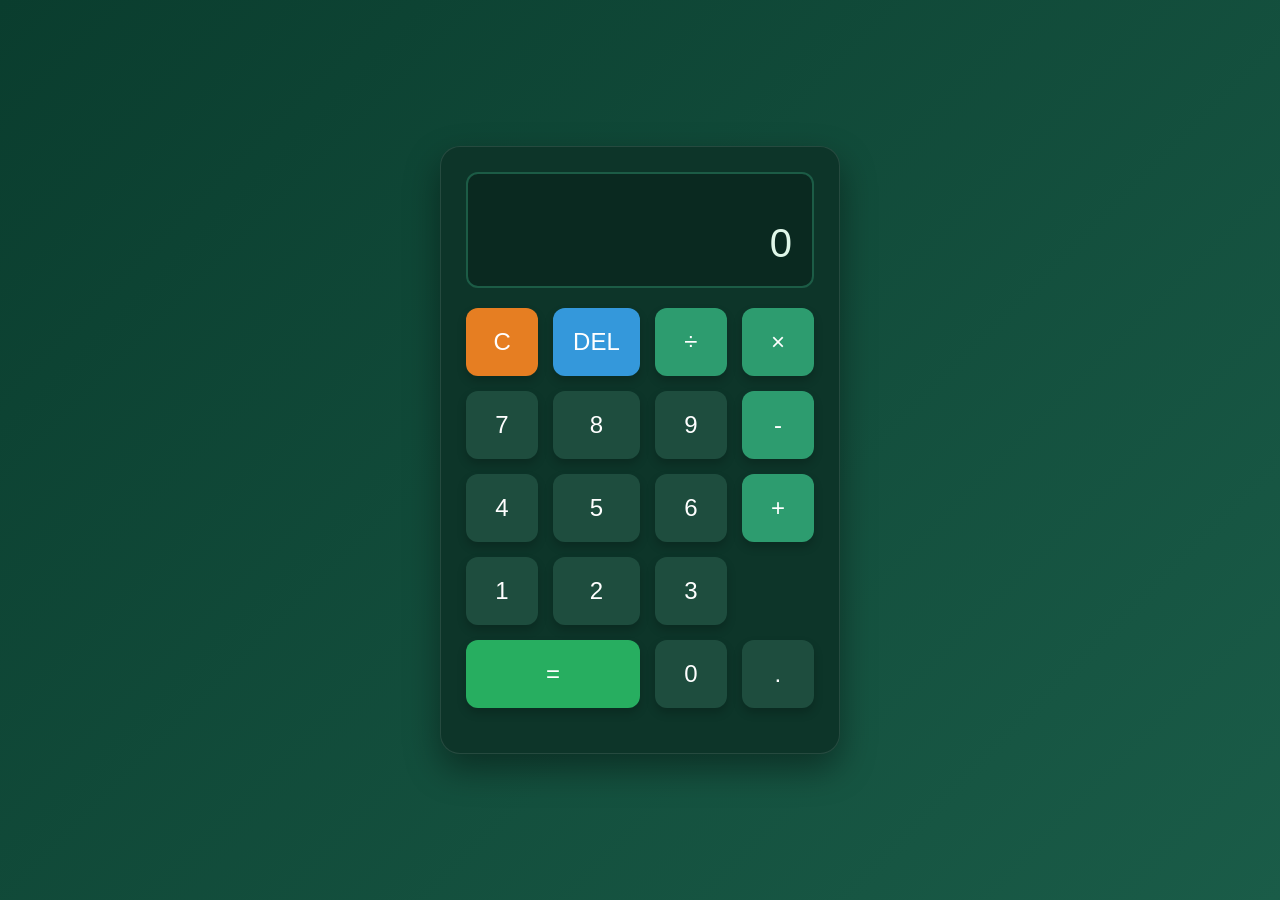
<file: TASK 3(CAL).html>
<!DOCTYPE html>
<html lang="en">
<head>
    <meta charset="UTF-8">
    <meta name="viewport" content="width=device-width, initial-scale=1.0">
    <title>Green Calculator</title>
    <style>
        * {
            margin: 0;
            padding: 0;
            box-sizing: border-box;
            font-family: 'Segoe UI', Arial, sans-serif;
        }
        
        body {
            display: flex;
            justify-content: center;
            align-items: center;
            min-height: 100vh;
            background: linear-gradient(135deg, #0a3d2e 0%, #1a5c48 100%);
            padding: 20px;
        }
        
        .calculator {
            background-color: #0d3529;
            border-radius: 20px;
            padding: 25px;
            box-shadow: 0 15px 35px rgba(0, 0, 0, 0.4);
            border: 1px solid rgba(255, 255, 255, 0.1);
            width: 100%;
            max-width: 400px;
        }
        
        .display {
            background-color: #0a2920;
            color: #c8f7c5;
            font-size: 2.5rem;
            padding: 20px;
            text-align: right;
            border-radius: 12px;
            margin-bottom: 20px;
            min-height: 100px;
            display: flex;
            flex-direction: column;
            justify-content: space-between;
            overflow: hidden;
            word-wrap: break-word;
            word-break: break-all;
            border: 2px solid #1c5c46;
        }
        
        .previous-operand {
            font-size: 1.2rem;
            color: #8bcba4;
            min-height: 27px;
        }
        
        .current-operand {
            font-size: 2.5rem;
            color: #e0f7e9;
        }
        
        .buttons-grid {
            display: grid;
            grid-template-columns: repeat(4, 1fr);
            gap: 15px;
        }
        
        button {
            border: none;
            padding: 20px;
            font-size: 1.5rem;
            border-radius: 12px;
            cursor: pointer;
            transition: all 0.2s ease;
            color: white;
            font-weight: 500;
            box-shadow: 0 5px 10px rgba(0, 0, 0, 0.2);
        }
        
        button:hover {
            transform: translateY(-3px);
            box-shadow: 0 8px 15px rgba(0, 0, 0, 0.3);
        }
        
        button:active {
            transform: translateY(1px);
            box-shadow: 0 3px 5px rgba(0, 0, 0, 0.2);
        }
        
        .number {
            background-color: #1e4d3e;
        }
        
        .number:hover {
            background-color: #2a6d56;
        }
        
        .operator {
            background-color: #2d9c6f;
        }
        
        .operator:hover {
            background-color: #3ab884;
        }
        
        .equals {
            background-color: #27ae60;
            grid-column: span 2;
        }
        
        .equals:hover {
            background-color: #2ecc71;
        }
        
        .clear {
            background-color: #e67e22;
        }
        
        .clear:hover {
            background-color: #f39c12;
        }
        
        .delete {
            background-color: #3498db;
        }
        
        .delete:hover {
            background-color: #4aa8eb;
        }
        
        .decimal {
            background-color: #1e4d3e;
        }
        
        .decimal:hover {
            background-color: #2a6d56;
        }
        
        .footer {
            margin-top: 20px;
            text-align: center;
            color: rgba(200, 247, 197, 0.7);
            font-size: 0.8rem;
        }
        
        @media (max-width: 450px) {
            .calculator {
                padding: 20px;
            }
            
            button {
                padding: 18px;
                font-size: 1.3rem;
            }
            
            .display {
                font-size: 2rem;
                padding: 15px;
                min-height: 90px;
            }
            
            .current-operand {
                font-size: 2rem;
            }
        }
    </style>
</head>
<body>
    <div class="calculator">
        <div class="display">
            <div class="previous-operand" id="previous-operand"></div>
            <div class="current-operand" id="current-operand">0</div>
        </div>
        
        <div class="buttons-grid">
            <button class="clear operator" data-action="clear">C</button>
            <button class="delete operator" data-action="delete">DEL</button>
            <button class="operator" data-operation="÷">÷</button>
            <button class="operator" data-operation="×">×</button>
            
            <button class="number" data-number="7">7</button>
            <button class="number" data-number="8">8</button>
            <button class="number" data-number="9">9</button>
            <button class="operator" data-operation="-">-</button>
            
            <button class="number" data-number="4">4</button>
            <button class="number" data-number="5">5</button>
            <button class="number" data-number="6">6</button>
            <button class="operator" data-operation="+">+</button>
            
            <button class="number" data-number="1">1</button>
            <button class="number" data-number="2">2</button>
            <button class="number" data-number="3">3</button>
            <button class="equals" data-action="equals">=</button>
            
            <button class="number" data-number="0">0</button>
            <button class="decimal" data-action="decimal">.</button>
        </div>
        
        <div class="footer">
            
        </div>
    </div>

    <script>
        // Calculator state variables
        let currentOperand = '0';
        let previousOperand = '';
        let operation = null;
        let resetCurrentOperand = false;

        // DOM elements
        const currentOperandElement = document.getElementById('current-operand');
        const previousOperandElement = document.getElementById('previous-operand');
        const numberButtons = document.querySelectorAll('[data-number]');
        const operationButtons = document.querySelectorAll('[data-operation]');
        const equalsButton = document.querySelector('[data-action="equals"]');
        const clearButton = document.querySelector('[data-action="clear"]');
        const deleteButton = document.querySelector('[data-action="delete"]');
        const decimalButton = document.querySelector('[data-action="decimal"]');

        // Update the display
        function updateDisplay() {
            currentOperandElement.textContent = currentOperand;
            
            if (operation != null) {
                previousOperandElement.textContent = `${previousOperand} ${operation}`;
            } else {
                previousOperandElement.textContent = previousOperand;
            }
        }

        // Add a number to the current operand
        function addNumber(number) {
            if (currentOperand === '0' || resetCurrentOperand) {
                currentOperand = number;
                resetCurrentOperand = false;
            } else {
                currentOperand += number;
            }
        }

        // Add decimal point
        function addDecimal() {
            if (resetCurrentOperand) {
                currentOperand = '0.';
                resetCurrentOperand = false;
                return;
            }
            
            if (!currentOperand.includes('.')) {
                currentOperand += '.';
            }
        }

        // Handle delete (backspace)
        function deleteLast() {
            if (currentOperand.length === 1) {
                currentOperand = '0';
            } else {
                currentOperand = currentOperand.slice(0, -1);
            }
        }

        // Clear all
        function clearAll() {
            currentOperand = '0';
            previousOperand = '';
            operation = null;
            resetCurrentOperand = false;
        }

        // Choose an operation
        function chooseOperation(op) {
            if (currentOperand === '0' && op !== '-') return;
            
            if (previousOperand !== '' && !resetCurrentOperand) {
                calculate();
            }
            
            operation = op;
            previousOperand = currentOperand;
            resetCurrentOperand = true;
        }

        // Perform calculation
        function calculate() {
            let result;
            const prev = parseFloat(previousOperand);
            const current = parseFloat(currentOperand);
            
            if (isNaN(prev) || isNaN(current)) return;
            
            // Using if-else statements as required
            if (operation === '+') {
                result = prev + current;
            } else if (operation === '-') {
                result = prev - current;
            } else if (operation === '×') {
                result = prev * current;
            } else if (operation === '÷') {
                if (current === 0) {
                    alert("Cannot divide by zero!");
                    clearAll();
                    updateDisplay();
                    return;
                }
                result = prev / current;
            } else {
                return;
            }
            
            // Handle floating point precision issues
            result = Math.round(result * 100000000) / 100000000;
            
            currentOperand = result.toString();
            operation = null;
            previousOperand = '';
            resetCurrentOperand = true;
        }

        // Event listeners for number buttons
        // Using loops as required
        for (let i = 0; i < numberButtons.length; i++) {
            numberButtons[i].addEventListener('click', () => {
                addNumber(numberButtons[i].getAttribute('data-number'));
                updateDisplay();
            });
        }

        // Event listeners for operation buttons
        for (let i = 0; i < operationButtons.length; i++) {
            operationButtons[i].addEventListener('click', () => {
                chooseOperation(operationButtons[i].getAttribute('data-operation'));
                updateDisplay();
            });
        }

        // Event listener for equals button
        equalsButton.addEventListener('click', () => {
            calculate();
            updateDisplay();
        });

        // Event listener for clear button
        clearButton.addEventListener('click', () => {
            clearAll();
            updateDisplay();
        });

        // Event listener for delete button
        deleteButton.addEventListener('click', () => {
            deleteLast();
            updateDisplay();
        });

        // Event listener for decimal button
        decimalButton.addEventListener('click', () => {
            addDecimal();
            updateDisplay();
        });

        // Keyboard support
        document.addEventListener('keydown', (event) => {
            // Using if-else statements to handle keyboard input
            if (event.key >= '0' && event.key <= '9') {
                addNumber(event.key);
            } else if (event.key === '.') {
                addDecimal();
            } else if (event.key === '=' || event.key === 'Enter') {
                event.preventDefault();
                calculate();
            } else if (event.key === 'Backspace') {
                deleteLast();
            } else if (event.key === 'Escape') {
                clearAll();
            } else if (event.key === '+') {
                chooseOperation('+');
            } else if (event.key === '-') {
                chooseOperation('-');
            } else if (event.key === '*') {
                chooseOperation('×');
            } else if (event.key === '/') {
                event.preventDefault();
                chooseOperation('÷');
            }
            
            updateDisplay();
        });

        // Initialize display
        updateDisplay();
    </script>
</body>
</html>
</file>
